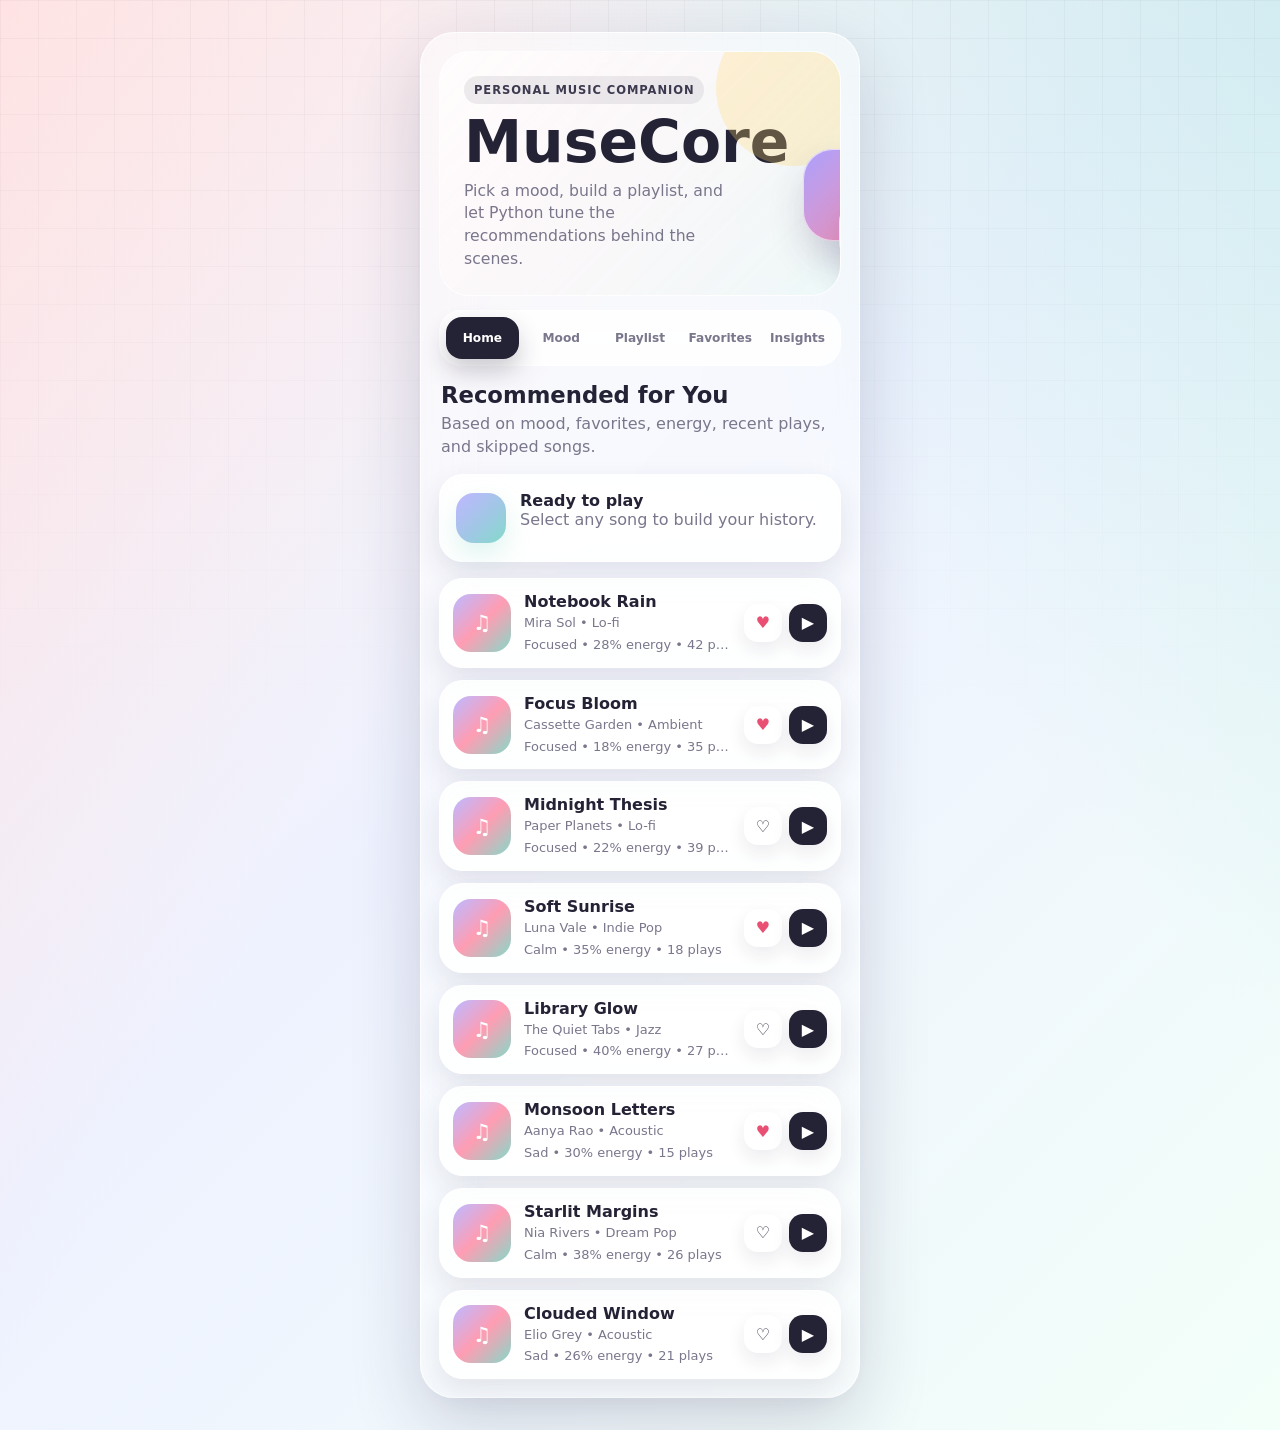
<file: docs/index.html>
<!doctype html>
<html lang="en">
  <head>
    <meta charset="utf-8" />
    <meta name="viewport" content="width=device-width, initial-scale=1" />
    <title>MuseCore Preview</title>
    <link rel="stylesheet" href="./styles.css" />
  </head>
  <body>
    <main class="app-shell">
      <section class="phone">
        <header class="hero">
          <div>
            <p class="eyebrow">Personal music companion</p>
            <h1>MuseCore</h1>
            <p>Pick a mood, build a playlist, and let Python tune the recommendations behind the scenes.</p>
          </div>
          <div class="album-orbit" aria-hidden="true">
            <div class="disc disc-a"></div>
            <div class="disc disc-b"></div>
            <div class="note">♪</div>
          </div>
        </header>

        <nav class="tabs" aria-label="MuseCore sections">
          <button class="tab is-active" data-view="home">Home</button>
          <button class="tab" data-view="mood">Mood</button>
          <button class="tab" data-view="playlist">Playlist</button>
          <button class="tab" data-view="favorites">Favorites</button>
          <button class="tab" data-view="insights">Insights</button>
        </nav>

        <section class="status" id="status">Connecting to MuseCore API...</section>

        <section class="view is-visible" id="home-view">
          <div class="section-title">
            <h2>Recommended for You</h2>
            <p>Based on mood, favorites, energy, recent plays, and skipped songs.</p>
          </div>
          <div class="now-playing" id="now-playing">
            <span class="pulse"></span>
            <div>
              <strong>Ready to play</strong>
              <p>Select any song to build your history.</p>
            </div>
          </div>
          <div class="song-list" id="recommendations"></div>
        </section>

        <section class="view" id="mood-view">
          <div class="section-title">
            <h2>Mood Picker</h2>
            <p>Generate a playlist with one tap.</p>
          </div>
          <label class="switch">
            <input type="checkbox" id="study-mode" />
            <span>Study-friendly only</span>
          </label>
          <div class="mood-grid" id="mood-grid"></div>
        </section>

        <section class="view" id="playlist-view">
          <div class="section-title">
            <h2 id="playlist-title">Focused Playlist</h2>
            <p>Mood-matched songs sorted by favorites and plays.</p>
          </div>
          <div class="song-list" id="playlist"></div>
        </section>

        <section class="view" id="favorites-view">
          <div class="section-title">
            <h2>Favorites</h2>
            <p>Your saved songs influence the recommender.</p>
          </div>
          <div class="song-list" id="favorites"></div>
        </section>

        <section class="view" id="insights-view">
          <div class="section-title">
            <h2>Music Insights</h2>
            <p>A tiny dashboard for your listening personality.</p>
          </div>
          <div class="metrics" id="metrics"></div>
          <div class="panel">
            <h3>Most Played</h3>
            <div class="song-list compact" id="most-played"></div>
          </div>
        </section>
      </section>
    </main>

    <script src="./app.js"></script>
  </body>
</html>
</file>
<file: docs/styles.css>
:root {
  color-scheme: light;
  --ink: #242235;
  --text: #3d3a50;
  --muted: #7a768c;
  --surface: rgba(255, 255, 255, 0.82);
  --surface-strong: rgba(255, 255, 255, 0.94);
  --line: rgba(255, 255, 255, 0.74);
  --shadow: 0 24px 70px rgba(41, 35, 72, 0.18);
  --mini-shadow: 0 12px 28px rgba(41, 35, 72, 0.11);
  --rose: #ff8fa8;
  --coral: #ffb199;
  --violet: #aaa1ff;
  --aqua: #82dbc9;
  --leaf: #b8e986;
  --gold: #ffd86b;
  --blue: #95c7ff;
  font-family: Inter, ui-sans-serif, system-ui, -apple-system, BlinkMacSystemFont, "Segoe UI", sans-serif;
}

* {
  box-sizing: border-box;
}

body {
  margin: 0;
  min-height: 100vh;
  color: var(--ink);
  background:
    linear-gradient(120deg, rgba(255, 143, 168, 0.20), transparent 38%),
    linear-gradient(230deg, rgba(130, 219, 201, 0.25), transparent 36%),
    linear-gradient(135deg, #fff8f2 0%, #eef2ff 46%, #f3fff9 100%);
}

body::before {
  content: "";
  position: fixed;
  inset: 0;
  pointer-events: none;
  background-image: linear-gradient(rgba(36, 34, 53, 0.035) 1px, transparent 1px),
    linear-gradient(90deg, rgba(36, 34, 53, 0.035) 1px, transparent 1px);
  background-size: 38px 38px;
  mask-image: linear-gradient(to bottom, black, transparent 82%);
}

button,
input {
  font: inherit;
}

button {
  -webkit-tap-highlight-color: transparent;
}

.app-shell {
  min-height: 100vh;
  display: grid;
  place-items: start center;
  padding: 32px 18px;
}

.phone {
  width: min(100%, 440px);
  min-height: calc(100vh - 64px);
  padding: 18px;
  border-radius: 34px;
  background: rgba(255, 255, 255, 0.48);
  border: 1px solid rgba(255, 255, 255, 0.82);
  box-shadow: var(--shadow);
  backdrop-filter: blur(24px);
}

.hero {
  position: relative;
  display: grid;
  grid-template-columns: 1fr 112px;
  gap: 16px;
  align-items: end;
  min-height: 190px;
  padding: 24px;
  overflow: hidden;
  border-radius: 30px;
  background:
    linear-gradient(135deg, rgba(255, 255, 255, 0.94), rgba(255, 255, 255, 0.50)),
    linear-gradient(135deg, rgba(255, 143, 168, 0.32), rgba(130, 219, 201, 0.22));
  border: 1px solid var(--line);
}

.hero::after {
  content: "";
  position: absolute;
  right: -32px;
  top: -42px;
  width: 156px;
  height: 156px;
  border-radius: 999px;
  background: rgba(255, 216, 107, 0.28);
}

h1,
h2,
h3,
p {
  margin-top: 0;
}

h1 {
  position: relative;
  margin-bottom: 10px;
  font-size: clamp(2.65rem, 11vw, 3.65rem);
  line-height: 0.92;
  letter-spacing: 0;
}

h2 {
  margin-bottom: 4px;
  font-size: 1.42rem;
  letter-spacing: 0;
}

h3 {
  margin-bottom: 12px;
}

.eyebrow {
  position: relative;
  display: inline-flex;
  margin: 0 0 12px;
  padding: 7px 10px;
  border-radius: 999px;
  background: rgba(36, 34, 53, 0.08);
  color: var(--text);
  font-size: 0.72rem;
  font-weight: 850;
  letter-spacing: 0.08em;
  text-transform: uppercase;
}

.hero p:last-child,
.section-title p,
.now-playing p,
.song-meta,
.song-tags,
.mood-card span,
.metric span {
  color: var(--muted);
}

.hero p:last-child {
  position: relative;
  max-width: 28ch;
  margin-bottom: 0;
  font-size: 0.98rem;
  line-height: 1.45;
}

.album-orbit {
  position: relative;
  z-index: 1;
  height: 124px;
}

.disc {
  position: absolute;
  border-radius: 30px;
  box-shadow: inset 0 0 0 1px rgba(255, 255, 255, 0.62), 0 18px 34px rgba(55, 46, 91, 0.18);
}

.disc-a {
  width: 92px;
  height: 92px;
  right: 22px;
  top: 2px;
  background: linear-gradient(135deg, var(--violet), var(--rose));
}

.disc-b {
  width: 78px;
  height: 78px;
  right: 0;
  bottom: 0;
  background: linear-gradient(135deg, var(--aqua), var(--gold));
}

.note {
  position: absolute;
  right: 40px;
  top: 36px;
  color: white;
  font-size: 2.65rem;
  font-weight: 900;
}

.tabs {
  position: sticky;
  top: 10px;
  z-index: 4;
  display: grid;
  grid-template-columns: repeat(5, minmax(0, 1fr));
  gap: 6px;
  margin: 14px 0 16px;
  padding: 6px;
  border-radius: 22px;
  background: rgba(255, 255, 255, 0.76);
  border: 1px solid rgba(255, 255, 255, 0.72);
  backdrop-filter: blur(18px);
}

.tab {
  min-height: 42px;
  border: 0;
  border-radius: 16px;
  background: transparent;
  color: var(--muted);
  font-size: 0.76rem;
  font-weight: 850;
  cursor: pointer;
  transition: background 180ms ease, color 180ms ease, transform 180ms ease;
}

.tab:hover {
  transform: translateY(-1px);
}

.tab.is-active {
  background: var(--ink);
  color: white;
  box-shadow: 0 12px 24px rgba(36, 34, 53, 0.23);
}

.status {
  display: none;
  margin-bottom: 16px;
  padding: 13px 15px;
  border-radius: 18px;
  background: rgba(255, 143, 168, 0.82);
  color: white;
  font-weight: 850;
}

.status.is-visible,
.view.is-visible {
  display: block;
}

.view {
  display: none;
}

.section-title {
  margin: 14px 2px 16px;
}

.section-title p {
  margin-bottom: 0;
  line-height: 1.45;
}

.now-playing,
.song-card,
.panel,
.switch,
.metric {
  border-radius: 24px;
  background: var(--surface);
  border: 1px solid var(--line);
  box-shadow: var(--mini-shadow);
  backdrop-filter: blur(18px);
}

.now-playing {
  display: flex;
  align-items: center;
  gap: 14px;
  padding: 16px;
  margin-bottom: 16px;
}

.pulse {
  width: 50px;
  height: 50px;
  flex: 0 0 50px;
  border-radius: 18px;
  background:
    linear-gradient(135deg, rgba(255, 255, 255, 0.25), transparent),
    linear-gradient(135deg, var(--violet), var(--aqua));
  box-shadow: 0 12px 24px rgba(130, 219, 201, 0.25);
}

.song-list {
  display: grid;
  gap: 12px;
}

.song-card {
  display: grid;
  grid-template-columns: 58px minmax(0, 1fr) auto;
  gap: 13px;
  align-items: center;
  padding: 13px;
  transition: transform 180ms ease, box-shadow 180ms ease, background 180ms ease;
}

.song-card:hover {
  transform: translateY(-2px);
  background: var(--surface-strong);
  box-shadow: 0 18px 36px rgba(41, 35, 72, 0.14);
}

.cover {
  display: grid;
  place-items: center;
  width: 58px;
  height: 58px;
  border-radius: 18px;
  color: white;
  font-size: 1.32rem;
  font-weight: 900;
  background:
    linear-gradient(135deg, rgba(255, 255, 255, 0.25), transparent),
    linear-gradient(135deg, var(--violet), var(--rose), var(--aqua));
}

.song-main {
  min-width: 0;
}

.song-main strong {
  display: block;
  margin-bottom: 4px;
  overflow: hidden;
  color: var(--ink);
  text-overflow: ellipsis;
  white-space: nowrap;
}

.song-meta,
.song-tags {
  overflow: hidden;
  font-size: 0.81rem;
  line-height: 1.3;
  text-overflow: ellipsis;
  white-space: nowrap;
}

.song-tags {
  margin-top: 5px;
}

.actions {
  display: flex;
  gap: 7px;
}

.icon-button {
  display: grid;
  place-items: center;
  width: 38px;
  height: 38px;
  border: 0;
  border-radius: 14px;
  background: white;
  color: var(--ink);
  cursor: pointer;
  box-shadow: 0 8px 18px rgba(41, 35, 72, 0.09);
  transition: transform 160ms ease, background 160ms ease;
}

.icon-button:hover {
  transform: translateY(-1px);
}

.icon-button.primary {
  background: var(--ink);
  color: white;
}

.icon-button.is-favorite {
  color: #e94f72;
}

.switch {
  display: flex;
  align-items: center;
  gap: 10px;
  padding: 16px;
  margin-bottom: 16px;
  color: var(--text);
  font-weight: 850;
}

.switch input {
  width: 20px;
  height: 20px;
  accent-color: var(--aqua);
}

.mood-grid,
.metrics {
  display: grid;
  grid-template-columns: repeat(2, minmax(0, 1fr));
  gap: 12px;
}

.mood-card,
.metric {
  min-height: 122px;
  border: 1px solid rgba(255, 255, 255, 0.70);
  border-radius: 24px;
}

.mood-card {
  display: grid;
  align-content: center;
  justify-items: start;
  gap: 8px;
  padding: 17px;
  color: var(--ink);
  cursor: pointer;
  box-shadow: 0 12px 26px rgba(41, 35, 72, 0.10);
  transition: transform 180ms ease, filter 180ms ease;
}

.mood-card:hover {
  transform: translateY(-3px);
  filter: saturate(1.08);
}

.mood-card strong,
.metric strong {
  font-size: 1.02rem;
}

.mood-card span,
.metric span {
  font-size: 0.80rem;
  font-weight: 780;
}

.metric {
  padding: 16px;
}

.metric b {
  display: block;
  margin: 10px 0 5px;
  overflow-wrap: anywhere;
  font-size: 1.42rem;
  line-height: 1.05;
}

.panel {
  margin-top: 18px;
  padding: 16px;
}

.compact .song-card {
  grid-template-columns: 46px minmax(0, 1fr);
}

.compact .cover {
  width: 46px;
  height: 46px;
  border-radius: 15px;
}

.compact .actions {
  display: none;
}

@media (max-width: 460px) {
  .app-shell {
    padding: 0;
  }

  .phone {
    min-height: 100vh;
    border-radius: 0;
  }

  .hero {
    grid-template-columns: 1fr 94px;
    min-height: 170px;
    padding: 20px;
  }

  .album-orbit {
    height: 94px;
  }

  .disc-a {
    width: 72px;
    height: 72px;
  }

  .disc-b {
    width: 58px;
    height: 58px;
  }

  .note {
    right: 30px;
    top: 27px;
    font-size: 2.1rem;
  }

  .tabs {
    overflow-x: auto;
    grid-template-columns: repeat(5, 92px);
    scrollbar-width: none;
  }

  .tabs::-webkit-scrollbar {
    display: none;
  }

  .song-card {
    grid-template-columns: 52px minmax(0, 1fr) auto;
    padding: 12px;
  }

  .cover {
    width: 52px;
    height: 52px;
  }

  .actions {
    flex-direction: column;
  }
}
</file>
